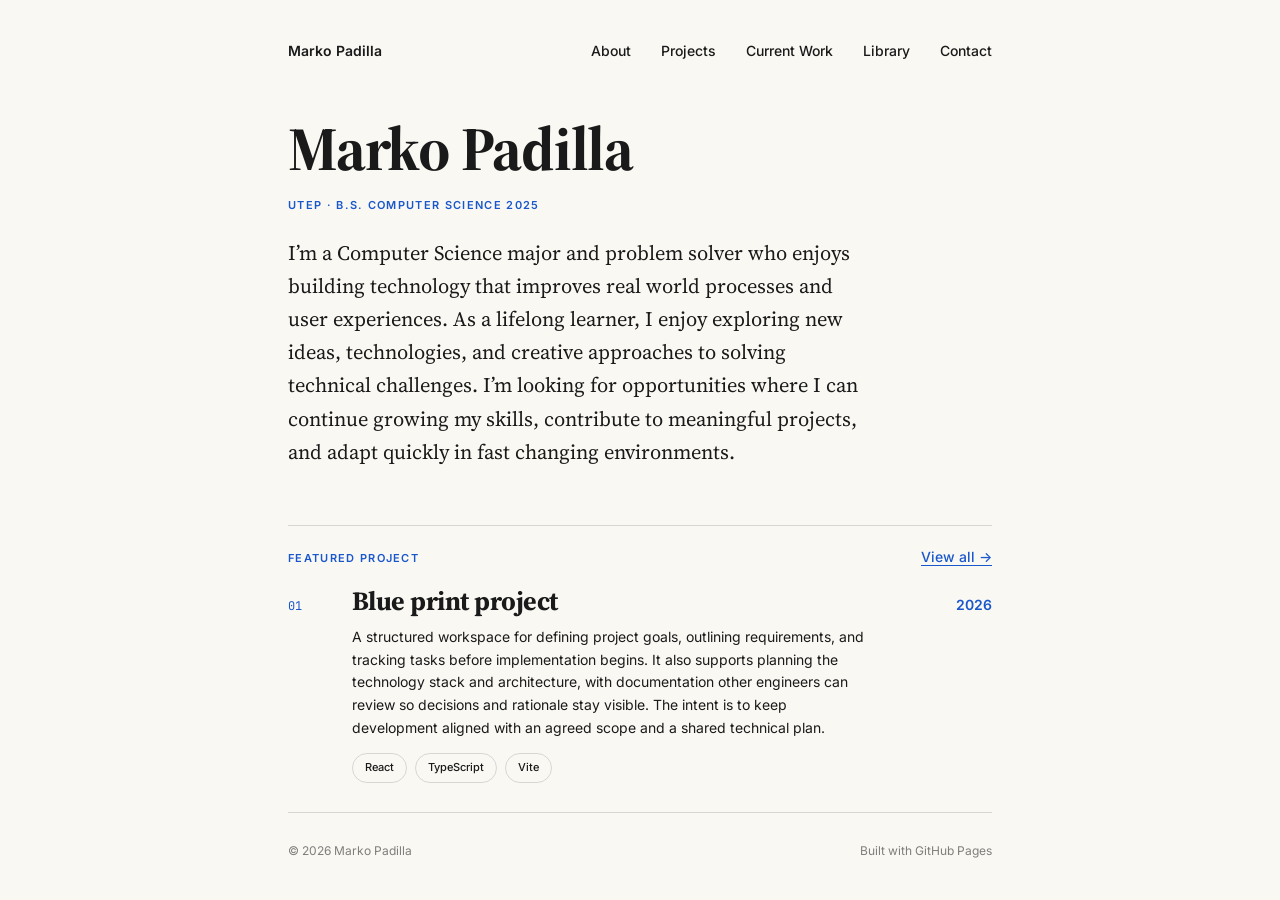
<file: index.html>
<!DOCTYPE html>
<html lang="en">
<head>
  <meta charset="UTF-8">
  <meta name="viewport" content="width=device-width, initial-scale=1.0">
  <!-- Shown in Google / social previews when this URL is shared -->
  <meta name="description" content="Marko Padilla — Computer Science major and problem solver, building technology that improves real-world processes and user experiences.">
  <title>Marko Padilla — UTEP · B.S. Computer Science 2025</title>

  <!-- Google Fonts: Inter (UI), Source Serif 4 (display + longform), JetBrains Mono (optional mono) -->
  <link rel="preconnect" href="https://fonts.googleapis.com">
  <link rel="preconnect" href="https://fonts.gstatic.com" crossorigin>
  <link href="https://fonts.googleapis.com/css2?family=Inter:wght@400;500;600&family=JetBrains+Mono:wght@400;500&family=Source+Serif+4:opsz,wght@8..60,400;8..60,500;8..60,600;8..60,700&display=swap" rel="stylesheet">
  <link rel="stylesheet" href="styles.css">
</head>
<body>
  <!--
    main.container: column flex + min-height (see styles.css) keeps .site-footer
    at the bottom of the viewport on short pages.
  -->
  <main class="container">

    <!-- Site-wide navigation: duplicate on each page; set active link per file -->
    <nav class="site-nav" aria-label="Main">
      <a href="index.html" class="brand">Marko Padilla</a>
      <ul>
        <li><a href="about.html">About</a></li>
        <li><a href="projects.html">Projects</a></li>
        <li><a href="current.html">Current Work</a></li>
        <li><a href="library.html">Library</a></li>
        <li><a href="contact.html">Contact</a></li>
      </ul>
    </nav>

    <!-- Hero: large name, blue caps line, serif intro -->
    <h1 class="display">Marko Padilla</h1>
    <p class="eyebrow">UTEP · B.S. Computer Science 2025</p>

    <p class="lead">
      I&rsquo;m a Computer Science major and problem solver who enjoys building technology that improves real world processes and user experiences. As a lifelong learner, I enjoy exploring new ideas, technologies, and creative approaches to solving technical challenges. I&rsquo;m looking for opportunities where I can continue growing my skills, contribute to meaningful projects, and adapt quickly in fast changing environments.
    </p>

    <!-- Featured project strip: rule above, label row, then 01 / title / year / tags -->
    <section class="section-divider">
      <div class="section-head">
        <span class="eyebrow">Featured project</span>
        <a href="projects.html" class="link-accent" title="All projects">View all →</a>
      </div>
      <article class="featured-project">
        <span class="project-num" aria-label="Project 1">01</span>
        <div>
          <h2>Blue print project</h2>
          <p>
            A structured workspace for defining project goals, outlining requirements, and tracking tasks before implementation begins. It also supports planning the technology stack and architecture, with documentation other engineers can review so decisions and rationale stay visible. The intent is to keep development aligned with an agreed scope and a shared technical plan.
          </p>
          <div class="tag-row" aria-label="Technologies">
            <span class="tag">React</span>
            <span class="tag">TypeScript</span>
            <span class="tag">Vite</span>
          </div>
        </div>
        <span class="year">2026</span>
      </article>
    </section>

    <!-- Sticky footer: copyright + hosting note (styles.css .site-footer) -->
    <footer class="site-footer">
      <p>© 2026 Marko Padilla</p>
      <p>Built with GitHub Pages</p>
    </footer>
  </main>
</body>
</html>
</file>
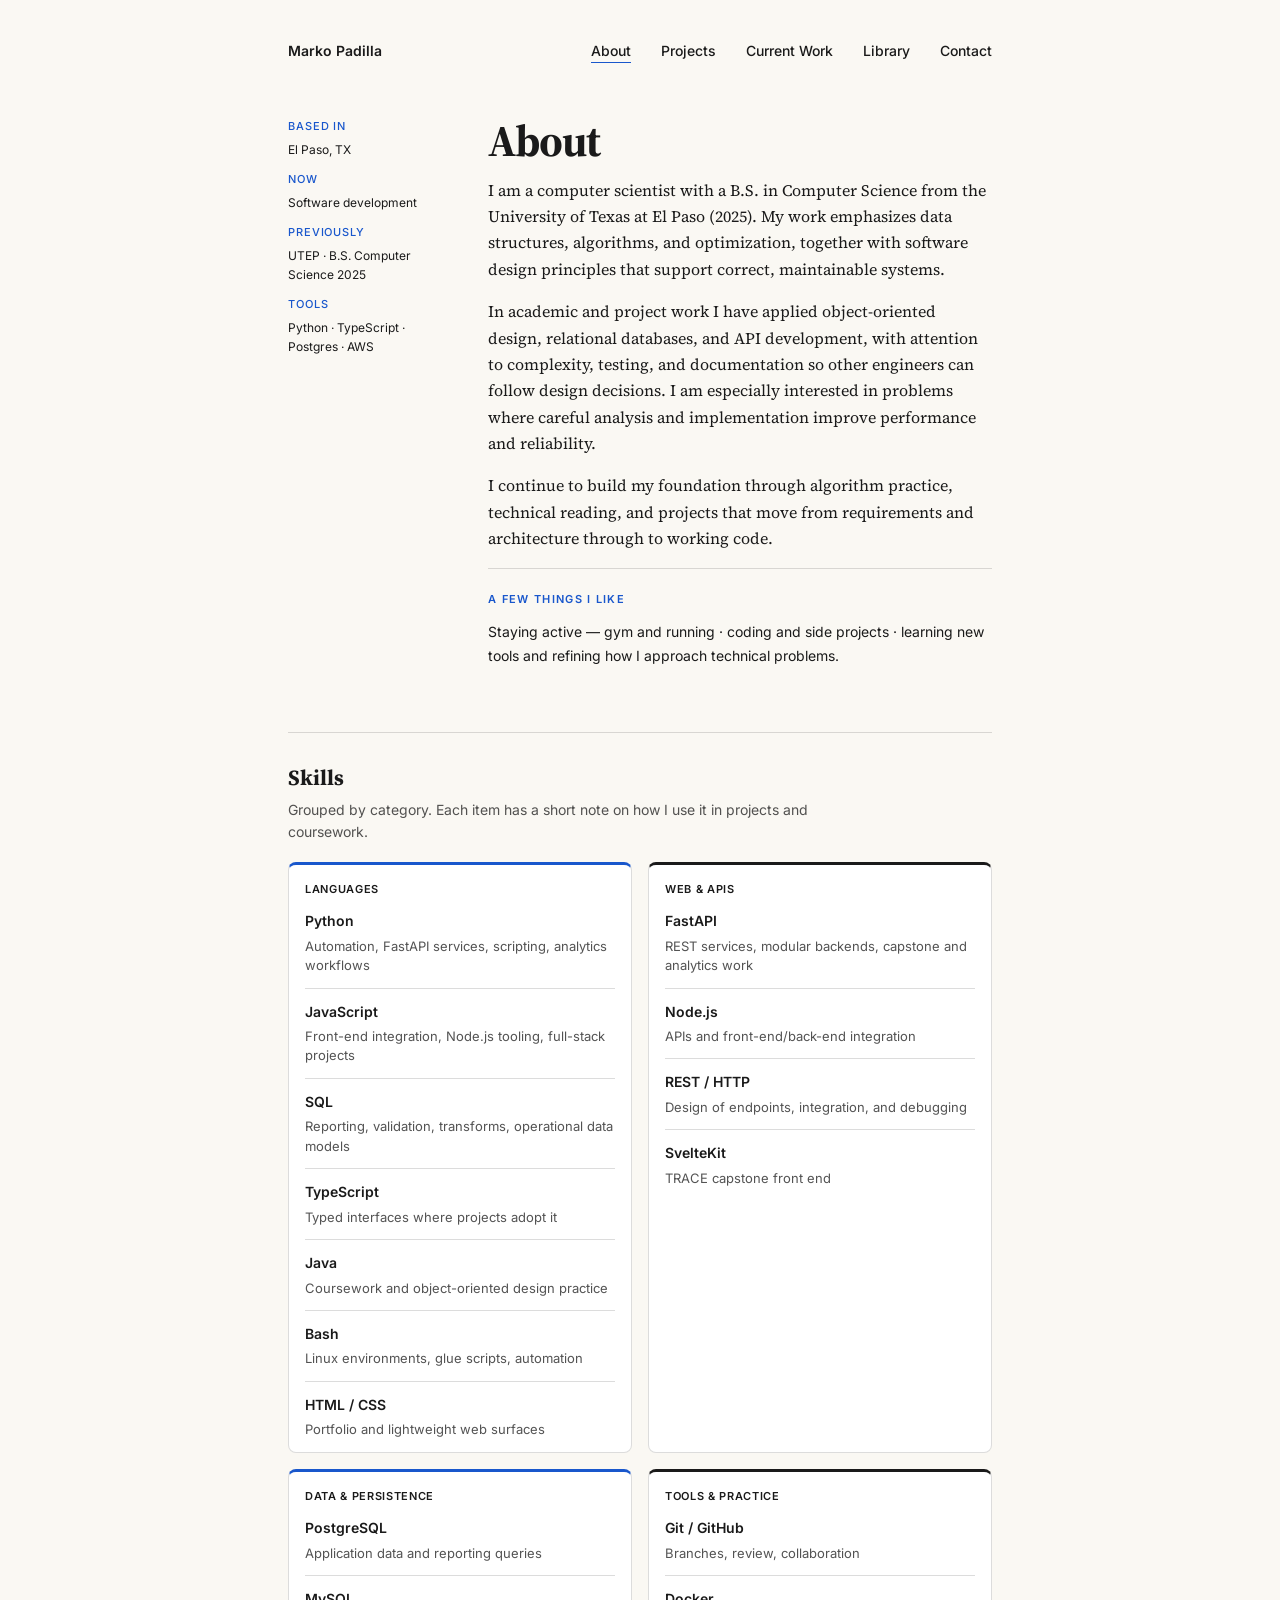
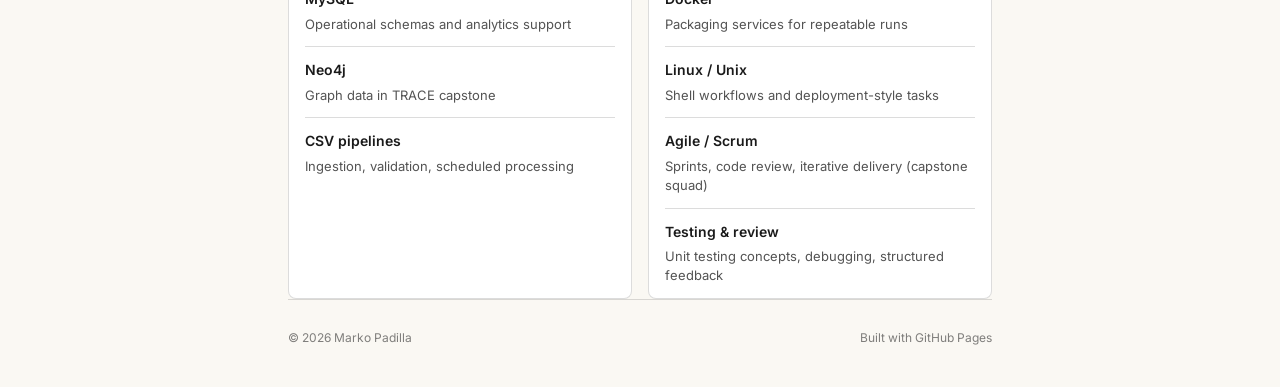
<file: about.html>
<!DOCTYPE html>
<html lang="en">
<head>
  <meta charset="UTF-8">
  <meta name="viewport" content="width=device-width, initial-scale=1.0">
  <title>About — Marko Padilla</title>
  <meta name="description" content="About Marko Padilla — computer science graduate, software development, El Paso, Texas.">

  <link rel="preconnect" href="https://fonts.googleapis.com">
  <link rel="preconnect" href="https://fonts.gstatic.com" crossorigin>
  <link href="https://fonts.googleapis.com/css2?family=Inter:wght@400;500;600&family=JetBrains+Mono:wght@400;500&family=Source+Serif+4:opsz,wght@8..60,400;8..60,500;8..60,600;8..60,700&display=swap" rel="stylesheet">
  <link rel="stylesheet" href="styles.css">
</head>
<body>
  <main class="container">

    <nav class="site-nav" aria-label="Main">
      <a href="index.html" class="brand">Marko Padilla</a>
      <ul>
        <!-- aria-current helps screen readers on the active page -->
        <li><a href="about.html" class="active" aria-current="page">About</a></li>
        <li><a href="projects.html">Projects</a></li>
        <li><a href="current.html">Current Work</a></li>
        <li><a href="library.html">Library</a></li>
        <li><a href="contact.html">Contact</a></li>
      </ul>
    </nav>

    <!-- Two columns: sidebar facts + main prose (no photo, per design) -->
    <div class="about-grid">
      <aside class="about-sidebar" aria-label="Quick facts">
        <div class="meta-block">
          <div class="meta-label">Based in</div>
          <div class="meta-value">El Paso, TX</div>

          <div class="meta-label">Now</div>
          <div class="meta-value">Software development</div>

          <div class="meta-label">Previously</div>
          <div class="meta-value">UTEP · B.S. Computer Science 2025</div>

          <div class="meta-label">Tools</div>
          <div class="meta-value">Python · TypeScript · Postgres · AWS</div>
        </div>
      </aside>

      <section aria-labelledby="about-title">
        <h1 class="page-title" id="about-title">About</h1>

        <div class="prose">
          <p>
            I am a computer scientist with a B.S. in Computer Science from the University of Texas at El Paso (2025).
            My work emphasizes data structures, algorithms, and optimization, together with software design principles
            that support correct, maintainable systems.
          </p>

          <p>
            In academic and project work I have applied object-oriented design, relational databases, and API development,
            with attention to complexity, testing, and documentation so other engineers can follow design decisions.
            I am especially interested in problems where careful analysis and implementation improve performance and reliability.
          </p>

          <p>
            I continue to build my foundation through algorithm practice, technical reading, and projects that move from
            requirements and architecture through to working code.
          </p>

          <!-- Personal aside: single line, middot-separated -->
          <div class="prose-footer">
            <span class="eyebrow">A few things I like</span>
            <p>Staying active — gym and running · coding and side projects · learning new tools and refining how I approach technical problems.</p>
          </div>
        </div>
      </section>
    </div>

    <!-- Skills grid: four cards; each .skill-card--* picks a top accent in CSS -->
    <section class="skills-section" id="skills" aria-labelledby="skills-heading">
      <h2 id="skills-heading">Skills</h2>
      <p class="skills-intro">
        Grouped by category. Each item has a short note on how I use it in projects and coursework.
      </p>

      <div class="skills-grid">
        <!-- Card 1: languages -->
        <article class="skill-card skill-card--lang">
          <h3 class="skill-card-heading">Languages</h3>
          <ul class="skill-items">
            <li>
              <p class="skill-name">Python</p>
              <p class="skill-note">Automation, FastAPI services, scripting, analytics workflows</p>
            </li>
            <li>
              <p class="skill-name">JavaScript</p>
              <p class="skill-note">Front-end integration, Node.js tooling, full-stack projects</p>
            </li>
            <li>
              <p class="skill-name">SQL</p>
              <p class="skill-note">Reporting, validation, transforms, operational data models</p>
            </li>
            <li>
              <p class="skill-name">TypeScript</p>
              <p class="skill-note">Typed interfaces where projects adopt it</p>
            </li>
            <li>
              <p class="skill-name">Java</p>
              <p class="skill-note">Coursework and object-oriented design practice</p>
            </li>
            <li>
              <p class="skill-name">Bash</p>
              <p class="skill-note">Linux environments, glue scripts, automation</p>
            </li>
            <li>
              <p class="skill-name">HTML / CSS</p>
              <p class="skill-note">Portfolio and lightweight web surfaces</p>
            </li>
          </ul>
        </article>

        <!-- Card 2: web & APIs -->
        <article class="skill-card skill-card--web">
          <h3 class="skill-card-heading">Web &amp; APIs</h3>
          <ul class="skill-items">
            <li>
              <p class="skill-name">FastAPI</p>
              <p class="skill-note">REST services, modular backends, capstone and analytics work</p>
            </li>
            <li>
              <p class="skill-name">Node.js</p>
              <p class="skill-note">APIs and front-end/back-end integration</p>
            </li>
            <li>
              <p class="skill-name">REST / HTTP</p>
              <p class="skill-note">Design of endpoints, integration, and debugging</p>
            </li>
            <li>
              <p class="skill-name">SvelteKit</p>
              <p class="skill-note">TRACE capstone front end</p>
            </li>
          </ul>
        </article>

        <!-- Card 3: data -->
        <article class="skill-card skill-card--data">
          <h3 class="skill-card-heading">Data &amp; persistence</h3>
          <ul class="skill-items">
            <li>
              <p class="skill-name">PostgreSQL</p>
              <p class="skill-note">Application data and reporting queries</p>
            </li>
            <li>
              <p class="skill-name">MySQL</p>
              <p class="skill-note">Operational schemas and analytics support</p>
            </li>
            <li>
              <p class="skill-name">Neo4j</p>
              <p class="skill-note">Graph data in TRACE capstone</p>
            </li>
            <li>
              <p class="skill-name">CSV pipelines</p>
              <p class="skill-note">Ingestion, validation, scheduled processing</p>
            </li>
          </ul>
        </article>

        <!-- Card 4: tools & practice -->
        <article class="skill-card skill-card--tools">
          <h3 class="skill-card-heading">Tools &amp; practice</h3>
          <ul class="skill-items">
            <li>
              <p class="skill-name">Git / GitHub</p>
              <p class="skill-note">Branches, review, collaboration</p>
            </li>
            <li>
              <p class="skill-name">Docker</p>
              <p class="skill-note">Packaging services for repeatable runs</p>
            </li>
            <li>
              <p class="skill-name">Linux / Unix</p>
              <p class="skill-note">Shell workflows and deployment-style tasks</p>
            </li>
            <li>
              <p class="skill-name">Agile / Scrum</p>
              <p class="skill-note">Sprints, code review, iterative delivery (capstone squad)</p>
            </li>
            <li>
              <p class="skill-name">Testing &amp; review</p>
              <p class="skill-note">Unit testing concepts, debugging, structured feedback</p>
            </li>
          </ul>
        </article>
      </div>
    </section>

    <footer class="site-footer">
      <p>© 2026 Marko Padilla</p>
      <p>Built with GitHub Pages</p>
    </footer>
  </main>
</body>
</html>
</file>
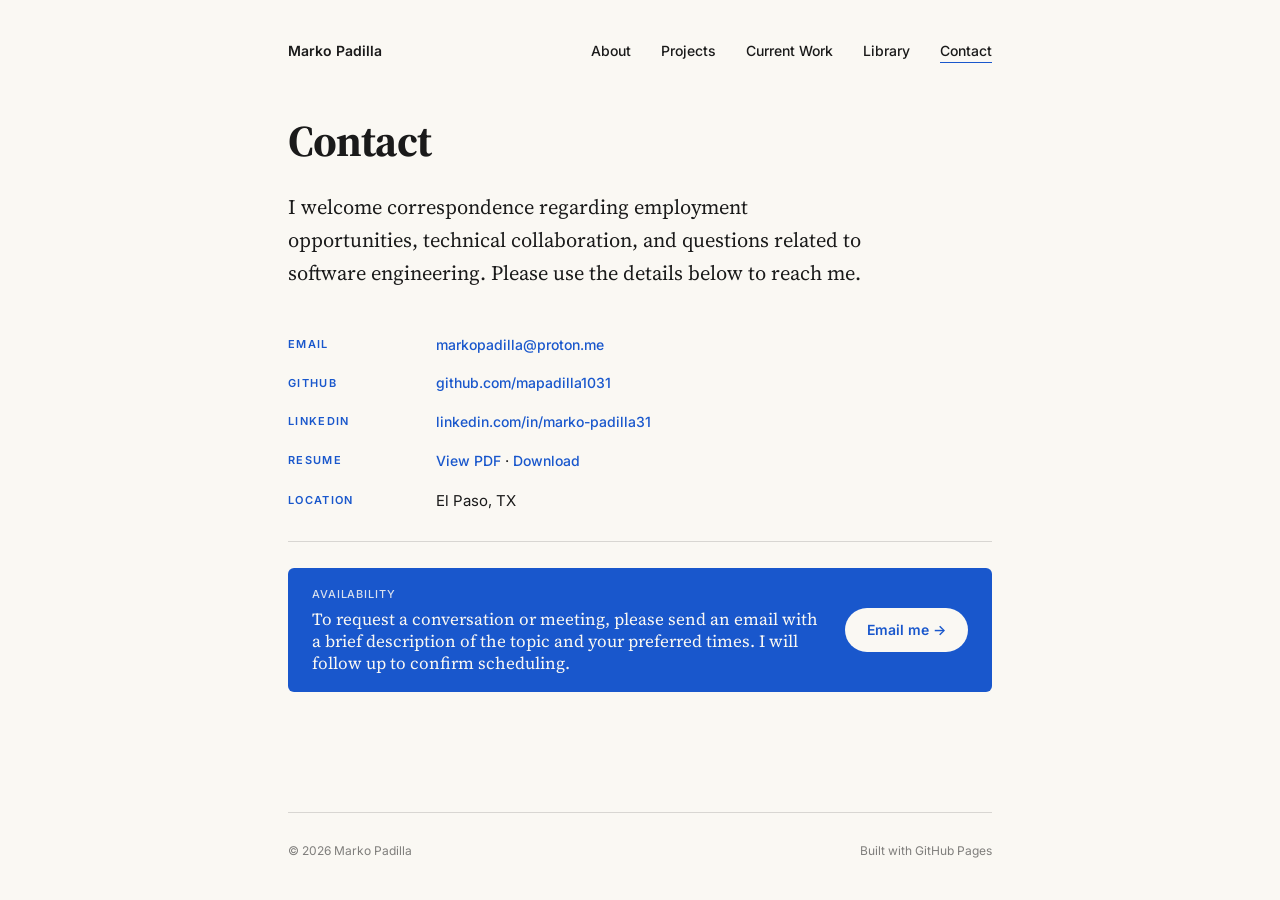
<file: contact.html>
<!DOCTYPE html>
<html lang="en">
<head>
  <meta charset="UTF-8">
  <meta name="viewport" content="width=device-width, initial-scale=1.0">
  <title>Contact — Marko Padilla</title>
  <meta name="description" content="Get in touch with Marko Padilla — email, GitHub, LinkedIn.">

  <link rel="preconnect" href="https://fonts.googleapis.com">
  <link rel="preconnect" href="https://fonts.gstatic.com" crossorigin>
  <link href="https://fonts.googleapis.com/css2?family=Inter:wght@400;500;600&family=JetBrains+Mono:wght@400;500&family=Source+Serif+4:opsz,wght@8..60,400;8..60,500;8..60,600;8..60,700&display=swap" rel="stylesheet">
  <link rel="stylesheet" href="styles.css">
</head>
<body>
  <main class="container">

    <nav class="site-nav" aria-label="Main">
      <a href="index.html" class="brand">Marko Padilla</a>
      <ul>
        <li><a href="about.html">About</a></li>
        <li><a href="projects.html">Projects</a></li>
        <li><a href="current.html">Current Work</a></li>
        <li><a href="library.html">Library</a></li>
        <li><a href="contact.html" class="active" aria-current="page">Contact</a></li>
      </ul>
    </nav>

    <h1 class="page-title">Contact</h1>
    <!-- .contact-lead: top margin tuned in CSS so title + intro breathe like the mockup -->
    <p class="lead contact-lead">
      I welcome correspondence regarding employment opportunities, technical collaboration, and questions related to software engineering. Please use the details below to reach me.
    </p>

    <!-- Two-column grid: left = .eyebrow label, right = value or link -->
    <div class="contact-grid">
      <span class="eyebrow">Email</span>
      <a href="mailto:markopadilla@proton.me" class="link-accent">markopadilla@proton.me</a>

      <span class="eyebrow">GitHub</span>
      <a href="https://github.com/mapadilla1031" class="link-accent">github.com/mapadilla1031</a>

      <span class="eyebrow">LinkedIn</span>
      <a href="https://www.linkedin.com/in/marko-padilla31/" class="link-accent">linkedin.com/in/marko-padilla31</a>

      <span class="eyebrow">Resume</span>
      <span>
        <a href="Marko_Padilla.pdf" class="link-accent" target="_blank" rel="noopener noreferrer">View PDF</a>
        <span aria-hidden="true"> · </span>
        <a href="Marko_Padilla.pdf" class="link-accent" download="Marko_Padilla_Resume.pdf">Download</a>
      </span>

      <span class="eyebrow">Location</span>
      <span>El Paso, TX</span>
    </div>

    <!-- Blue availability strip: text + inverted .btn (see .availability in CSS) -->
    <div class="availability">
      <div>
        <div class="availability-label">Availability</div>
        <div class="availability-text">
          To request a conversation or meeting, please send an email with a brief description of the topic and your preferred times. I will follow up to confirm scheduling.
        </div>
      </div>
      <a href="mailto:markopadilla@proton.me" class="btn">Email me →</a>
    </div>

    <footer class="site-footer">
      <p>© 2026 Marko Padilla</p>
      <p>Built with GitHub Pages</p>
    </footer>
  </main>
</body>
</html>
</file>
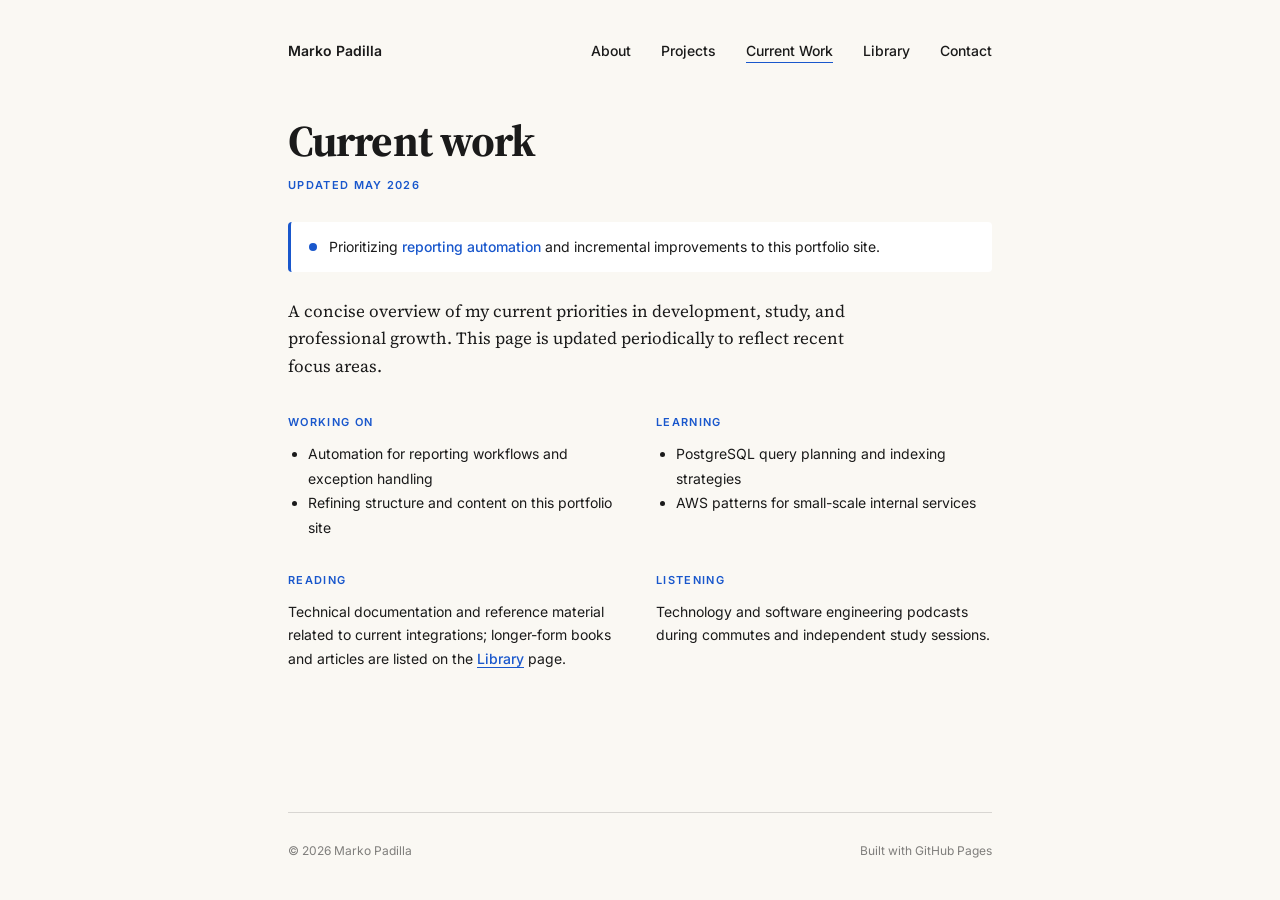
<file: current.html>
<!DOCTYPE html>
<html lang="en">
<head>
  <meta charset="UTF-8">
  <meta name="viewport" content="width=device-width, initial-scale=1.0">
  <title>Current Work — Marko Padilla</title>
  <meta name="description" content="Current focus areas for Marko Padilla — active projects, learning goals, and ongoing study.">

  <link rel="preconnect" href="https://fonts.googleapis.com">
  <link rel="preconnect" href="https://fonts.gstatic.com" crossorigin>
  <link href="https://fonts.googleapis.com/css2?family=Inter:wght@400;500;600&family=JetBrains+Mono:wght@400;500&family=Source+Serif+4:opsz,wght@8..60,400;8..60,500;8..60,600;8..60,700&display=swap" rel="stylesheet">
  <link rel="stylesheet" href="styles.css">
</head>
<body>
  <main class="container">

    <nav class="site-nav" aria-label="Main">
      <a href="index.html" class="brand">Marko Padilla</a>
      <ul>
        <li><a href="about.html">About</a></li>
        <li><a href="projects.html">Projects</a></li>
        <li><a href="current.html" class="active" aria-current="page">Current Work</a></li>
        <li><a href="library.html">Library</a></li>
        <li><a href="contact.html">Contact</a></li>
      </ul>
    </nav>

    <!-- Page title + last-updated stamp (.now-updated tweaks spacing in CSS) -->
    <h1 class="page-title">Current work</h1>
    <span class="eyebrow now-updated">Updated May 2026</span>

    <!-- Highlight: current primary focus -->
    <div class="status-callout">
      <span class="status-dot" aria-hidden="true"></span>
      <span>Prioritizing <strong>reporting automation</strong> and incremental improvements to this portfolio site.</span>
    </div>

    <p class="lead now-lead">
      A concise overview of my current priorities in development, study, and professional growth. This page is updated periodically to reflect recent focus areas.
    </p>

    <!-- Row 1 of the “now” grid: two columns on wide screens -->
    <div class="now-grid">
      <div class="now-block">
        <span class="eyebrow">Working on</span>
        <ul>
          <li>Automation for reporting workflows and exception handling</li>
          <li>Refining structure and content on this portfolio site</li>
        </ul>
      </div>

      <div class="now-block">
        <span class="eyebrow">Learning</span>
        <ul>
          <li>PostgreSQL query planning and indexing strategies</li>
          <li>AWS patterns for small-scale internal services</li>
        </ul>
      </div>
    </div>

    <!-- Row 2: reading + listening (prose instead of lists is fine here) -->
    <div class="now-grid">
      <div class="now-block">
        <span class="eyebrow">Reading</span>
        <p>Technical documentation and reference material related to current integrations; longer-form books and articles are listed on the <a href="library.html" class="link-accent">Library</a> page.</p>
      </div>

      <div class="now-block">
        <span class="eyebrow">Listening</span>
        <p>Technology and software engineering podcasts during commutes and independent study sessions.</p>
      </div>
    </div>

    <footer class="site-footer">
      <p>© 2026 Marko Padilla</p>
      <p>Built with GitHub Pages</p>
    </footer>
  </main>
</body>
</html>
</file>
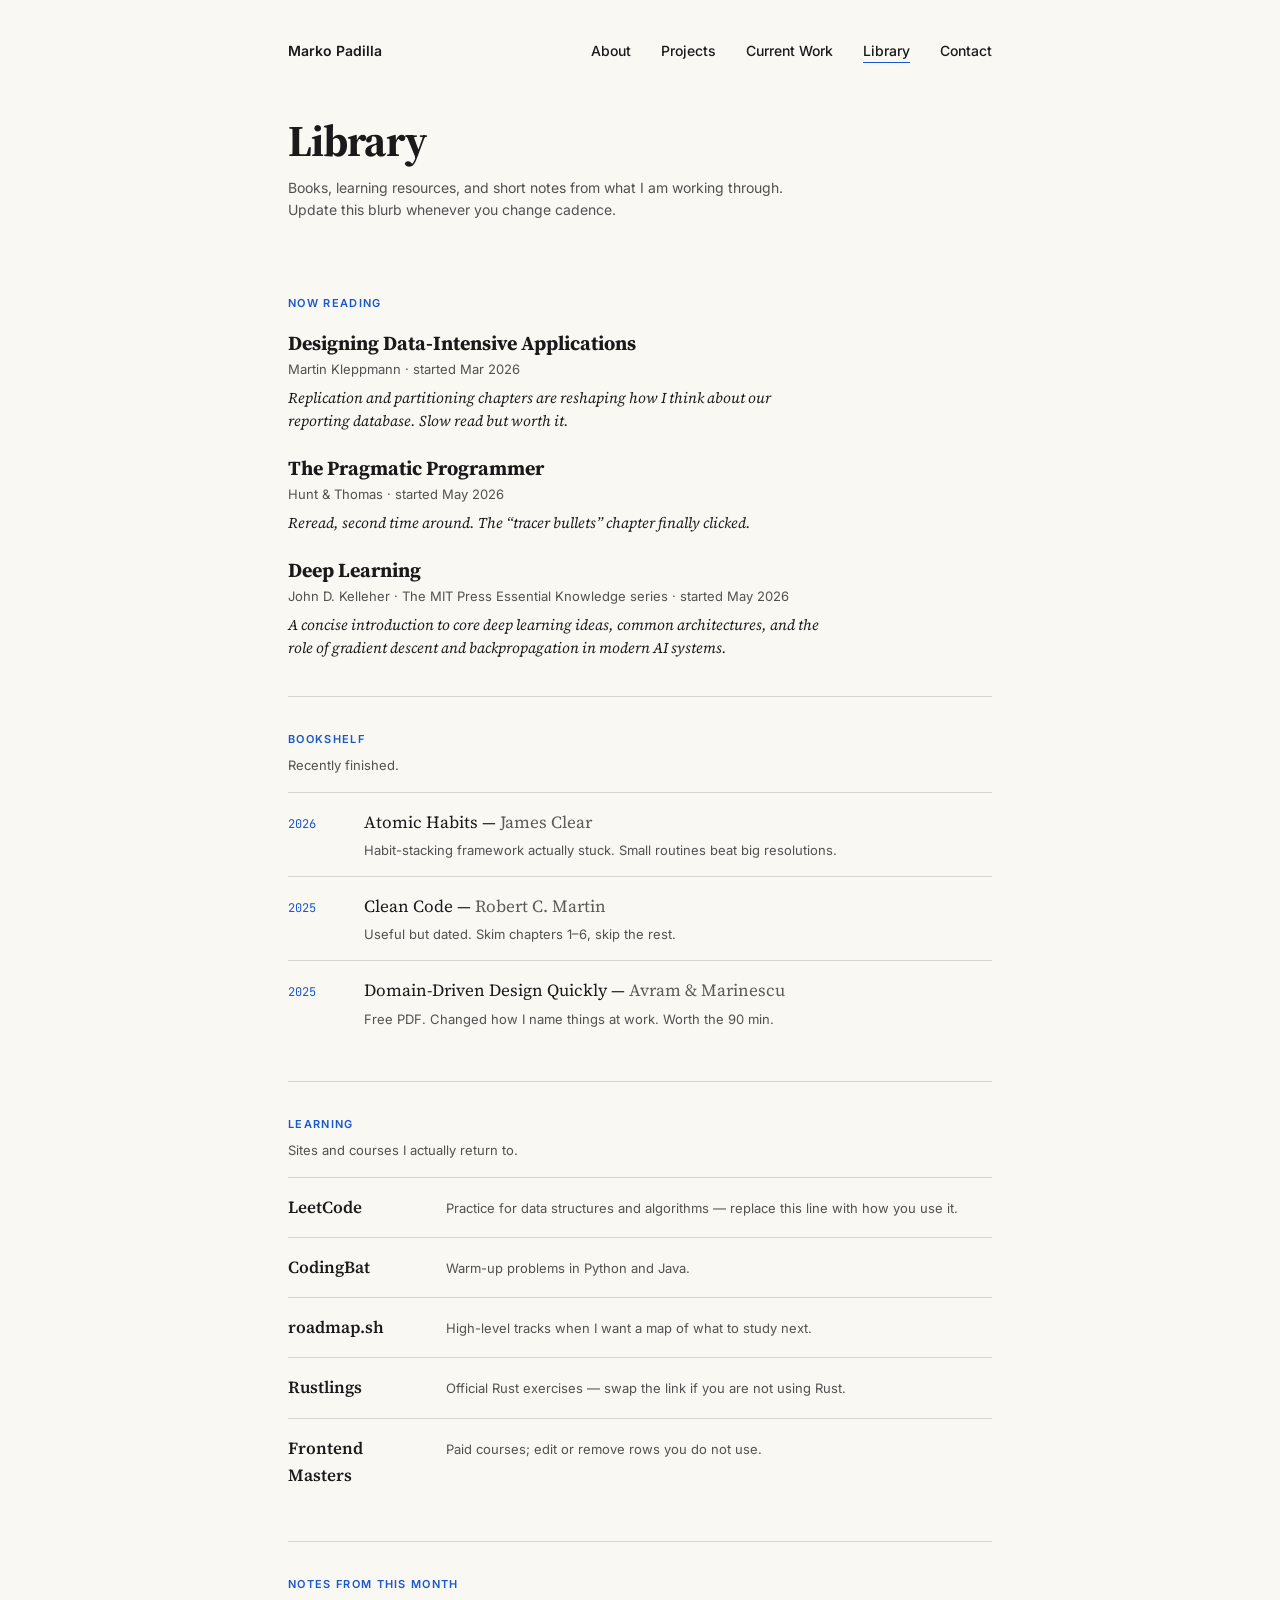
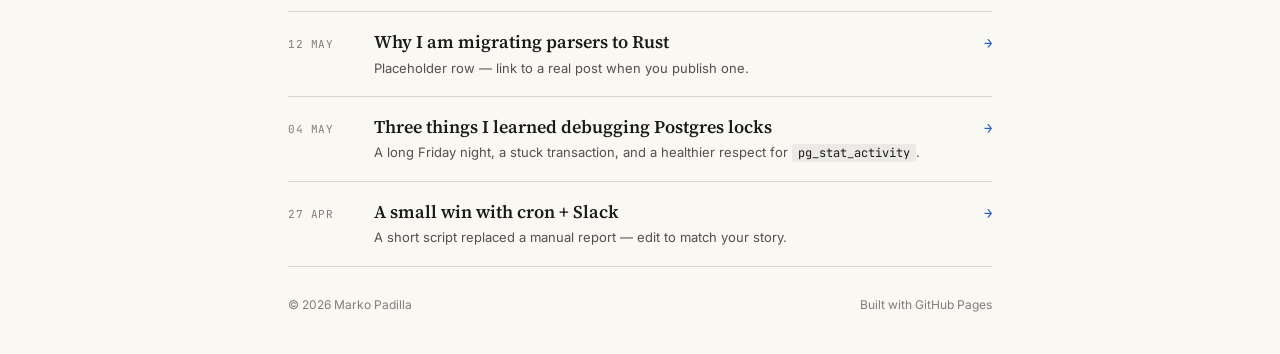
<file: library.html>
<!DOCTYPE html>
<html lang="en">
<head>
  <meta charset="UTF-8">
  <meta name="viewport" content="width=device-width, initial-scale=1.0">
  <title>Library — Marko Padilla</title>
  <meta name="description" content="Books, learning resources, and short notes from what Marko Padilla is working through.">

  <link rel="preconnect" href="https://fonts.googleapis.com">
  <link rel="preconnect" href="https://fonts.gstatic.com" crossorigin>
  <link href="https://fonts.googleapis.com/css2?family=Inter:wght@400;500;600&family=JetBrains+Mono:wght@400;500&family=Source+Serif+4:opsz,wght@8..60,400;8..60,500;8..60,600;8..60,700&display=swap" rel="stylesheet">
  <link rel="stylesheet" href="styles.css">
</head>
<body>
  <main class="container">

    <nav class="site-nav" aria-label="Main">
      <a href="index.html" class="brand">Marko Padilla</a>
      <ul>
        <li><a href="about.html">About</a></li>
        <li><a href="projects.html">Projects</a></li>
        <li><a href="current.html">Current Work</a></li>
        <li><a href="library.html" class="active" aria-current="page">Library</a></li>
        <li><a href="contact.html">Contact</a></li>
      </ul>
    </nav>

    <h1 class="page-title">Library</h1>
    <p class="subtitle">Books, learning resources, and short notes from what I am working through. Update this blurb whenever you change cadence.</p>

    <!-- In-progress books -->
    <section class="library-section first" aria-labelledby="now-reading-label">
      <span class="eyebrow" id="now-reading-label">Now reading</span>

      <article class="now-reading-item">
        <h3>Designing Data-Intensive Applications</h3>
        <p class="book-meta">Martin Kleppmann · started Mar 2026</p>
        <p class="book-note">Replication and partitioning chapters are reshaping how I think about our reporting database. Slow read but worth it.</p>
      </article>

      <article class="now-reading-item">
        <h3>The Pragmatic Programmer</h3>
        <p class="book-meta">Hunt &amp; Thomas · started May 2026</p>
        <p class="book-note">Reread, second time around. The &ldquo;tracer bullets&rdquo; chapter finally clicked.</p>
      </article>

      <article class="now-reading-item">
        <h3>Deep Learning</h3>
        <p class="book-meta">John D. Kelleher · The MIT Press Essential Knowledge series · started May 2026</p>
        <p class="book-note">A concise introduction to core deep learning ideas, common architectures, and the role of gradient descent and backpropagation in modern AI systems.</p>
      </article>
    </section>

    <!-- Finished books -->
    <section class="library-section" aria-labelledby="bookshelf-label">
      <span class="eyebrow" id="bookshelf-label">Bookshelf</span>
      <p class="section-sub">Recently finished.</p>

      <div class="shelf-list">
        <div class="shelf-row">
          <span class="shelf-year">2026</span>
          <div>
            <div class="shelf-title">Atomic Habits — <span class="shelf-author">James Clear</span></div>
            <div class="shelf-take">Habit-stacking framework actually stuck. Small routines beat big resolutions.</div>
          </div>
        </div>

        <div class="shelf-row">
          <span class="shelf-year">2025</span>
          <div>
            <div class="shelf-title">Clean Code — <span class="shelf-author">Robert C. Martin</span></div>
            <div class="shelf-take">Useful but dated. Skim chapters 1–6, skip the rest.</div>
          </div>
        </div>

        <div class="shelf-row">
          <span class="shelf-year">2025</span>
          <div>
            <div class="shelf-title">Domain-Driven Design Quickly — <span class="shelf-author">Avram &amp; Marinescu</span></div>
            <div class="shelf-take">Free PDF. Changed how I name things at work. Worth the 90 min.</div>
          </div>
        </div>
      </div>
    </section>

    <!-- External courses / sites -->
    <section class="library-section" aria-labelledby="learning-label">
      <span class="eyebrow" id="learning-label">Learning</span>
      <p class="section-sub">Sites and courses I actually return to.</p>

      <div class="resource-list">
        <a href="https://leetcode.com" target="_blank" rel="noopener noreferrer" class="resource-row">
          <span class="resource-name">LeetCode</span>
          <span class="resource-desc">Practice for data structures and algorithms — replace this line with how you use it.</span>
        </a>

        <a href="https://codingbat.com" target="_blank" rel="noopener noreferrer" class="resource-row">
          <span class="resource-name">CodingBat</span>
          <span class="resource-desc">Warm-up problems in Python and Java.</span>
        </a>

        <a href="https://roadmap.sh" target="_blank" rel="noopener noreferrer" class="resource-row">
          <span class="resource-name">roadmap.sh</span>
          <span class="resource-desc">High-level tracks when I want a map of what to study next.</span>
        </a>

        <a href="https://github.com/rust-lang/rustlings" target="_blank" rel="noopener noreferrer" class="resource-row">
          <span class="resource-name">Rustlings</span>
          <span class="resource-desc">Official Rust exercises — swap the link if you are not using Rust.</span>
        </a>

        <a href="https://frontendmasters.com" target="_blank" rel="noopener noreferrer" class="resource-row">
          <span class="resource-name">Frontend Masters</span>
          <span class="resource-desc">Paid courses; edit or remove rows you do not use.</span>
        </a>
      </div>
    </section>

    <!-- Short posts / links (href="#" until you host real URLs) -->
    <section class="library-section" aria-labelledby="notes-label">
      <span class="eyebrow" id="notes-label">Notes from this month</span>

      <div class="notes-list">
        <a href="#" class="notes-row">
          <span class="note-date">12 May</span>
          <div>
            <div class="note-title">Why I am migrating parsers to Rust</div>
            <div class="note-summary">Placeholder row — link to a real post when you publish one.</div>
          </div>
          <span class="note-arrow">→</span>
        </a>

        <a href="#" class="notes-row">
          <span class="note-date">04 May</span>
          <div>
            <div class="note-title">Three things I learned debugging Postgres locks</div>
            <div class="note-summary">A long Friday night, a stuck transaction, and a healthier respect for <code>pg_stat_activity</code>.</div>
          </div>
          <span class="note-arrow">→</span>
        </a>

        <a href="#" class="notes-row">
          <span class="note-date">27 Apr</span>
          <div>
            <div class="note-title">A small win with cron + Slack</div>
            <div class="note-summary">A short script replaced a manual report — edit to match your story.</div>
          </div>
          <span class="note-arrow">→</span>
        </a>
      </div>
    </section>

    <footer class="site-footer">
      <p>© 2026 Marko Padilla</p>
      <p>Built with GitHub Pages</p>
    </footer>
  </main>
</body>
</html>
</file>
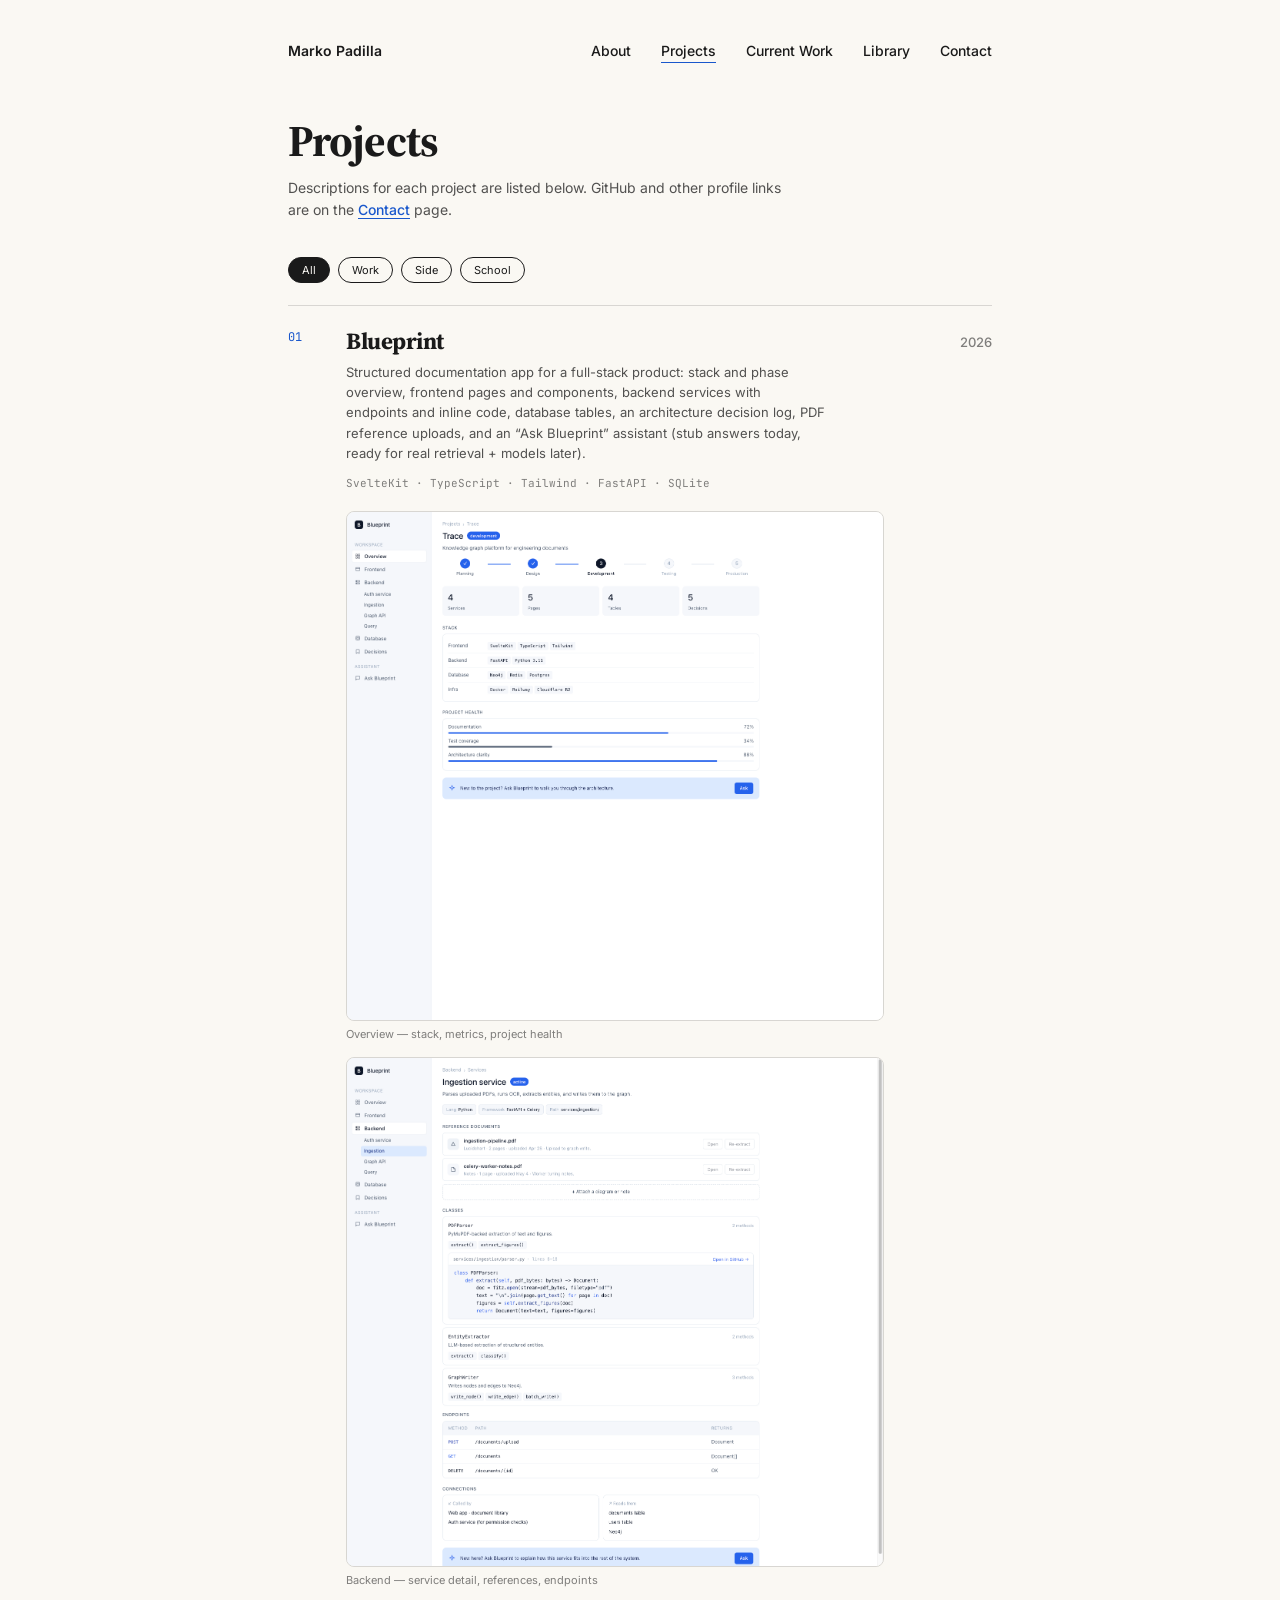
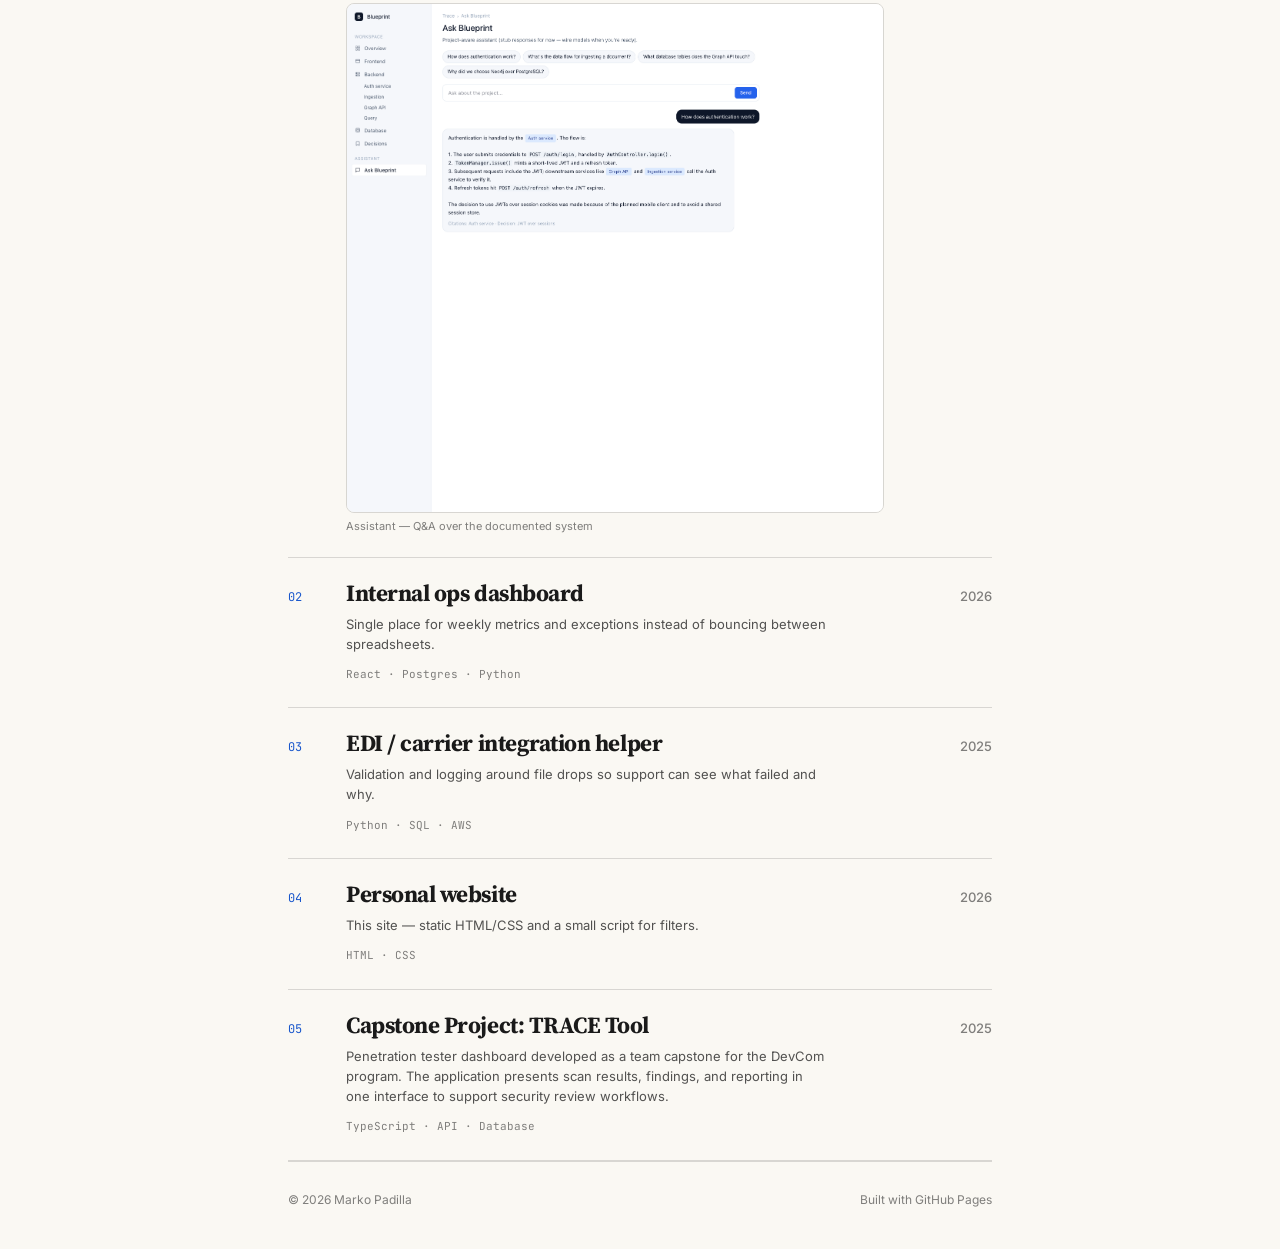
<file: projects.html>
<!DOCTYPE html>
<html lang="en">
<head>
  <meta charset="UTF-8">
  <meta name="viewport" content="width=device-width, initial-scale=1.0">
  <title>Projects — Marko Padilla</title>
  <meta name="description" content="Selected projects by Marko Padilla — descriptions and technical summaries.">

  <link rel="preconnect" href="https://fonts.googleapis.com">
  <link rel="preconnect" href="https://fonts.gstatic.com" crossorigin>
  <link href="https://fonts.googleapis.com/css2?family=Inter:wght@400;500;600&family=JetBrains+Mono:wght@400;500&family=Source+Serif+4:opsz,wght@8..60,400;8..60,500;8..60,600;8..60,700&display=swap" rel="stylesheet">
  <link rel="stylesheet" href="styles.css">
</head>
<body>
  <main class="container">

    <nav class="site-nav" aria-label="Main">
      <a href="index.html" class="brand">Marko Padilla</a>
      <ul>
        <li><a href="about.html">About</a></li>
        <li><a href="projects.html" class="active" aria-current="page">Projects</a></li>
        <li><a href="current.html">Current Work</a></li>
        <li><a href="library.html">Library</a></li>
        <li><a href="contact.html">Contact</a></li>
      </ul>
    </nav>

    <h1 class="page-title">Projects</h1>
    <p class="subtitle">
      Descriptions for each project are listed below. GitHub and other profile links are on the
      <a href="contact.html" class="link-accent">Contact</a> page.
    </p>

    <!-- Filter buttons: data-filter must match each row’s data-category (or "all") -->
    <div class="filter-row" role="group" aria-label="Filter projects">
      <button type="button" class="filter active" data-filter="all">All</button>
      <button type="button" class="filter" data-filter="work">Work</button>
      <button type="button" class="filter" data-filter="side">Side</button>
      <button type="button" class="filter" data-filter="school">School</button>
    </div>

    <!-- Each row: .project grid; use <a class="project"> when the whole row is a link -->
    <div class="project-list">

      <div class="project project--with-gallery" data-category="side">
        <span class="project-num">01</span>
        <div class="project-main">
          <h3>Blueprint</h3>
          <p>Structured documentation app for a full-stack product: stack and phase overview, frontend pages and components, backend services with endpoints and inline code, database tables, an architecture decision log, PDF reference uploads, and an &ldquo;Ask Blueprint&rdquo; assistant (stub answers today, ready for real retrieval + models later).</p>
          <span class="stack">SvelteKit · TypeScript · Tailwind · FastAPI · SQLite</span>
          <div class="project-gallery" aria-label="Blueprint app screenshots">
            <figure>
              <img src="images/projects/blueprint-overview.png" alt="Blueprint overview for the Trace sample project: lifecycle, stack, and health bars" width="1280" height="720" loading="lazy">
              <figcaption>Overview &mdash; stack, metrics, project health</figcaption>
            </figure>
            <figure>
              <img src="images/projects/blueprint-ingestion.png" alt="Blueprint backend view for the Ingestion service with classes, code sample, and API table" width="1280" height="1600" loading="lazy">
              <figcaption>Backend &mdash; service detail, references, endpoints</figcaption>
            </figure>
            <figure>
              <img src="images/projects/blueprint-ask.png" alt="Ask Blueprint assistant showing a sample question and architecture answer with citations" width="1280" height="1600" loading="lazy">
              <figcaption>Assistant &mdash; Q&amp;A over the documented system</figcaption>
            </figure>
          </div>
        </div>
        <span class="project-meta">2026</span>
      </div>

      <div class="project" data-category="work">
        <span class="project-num">02</span>
        <div>
          <h3>Internal ops dashboard</h3>
          <p>Single place for weekly metrics and exceptions instead of bouncing between spreadsheets.</p>
          <span class="stack">React · Postgres · Python</span>
        </div>
        <span class="project-meta">2026</span>
      </div>

      <div class="project" data-category="work">
        <span class="project-num">03</span>
        <div>
          <h3>EDI / carrier integration helper</h3>
          <p>Validation and logging around file drops so support can see what failed and why.</p>
          <span class="stack">Python · SQL · AWS</span>
        </div>
        <span class="project-meta">2025</span>
      </div>

      <a class="project" href="https://github.com/mapadilla1031/Personal-website" data-category="side">
        <span class="project-num">04</span>
        <div>
          <h3>Personal website</h3>
          <p>This site — static HTML/CSS and a small script for filters.</p>
          <span class="stack">HTML · CSS</span>
        </div>
        <span class="project-meta">2026</span>
      </a>

      <div class="project" data-category="school">
        <span class="project-num">05</span>
        <div>
          <h3>Capstone Project: TRACE Tool</h3>
          <p>Penetration tester dashboard developed as a team capstone for the DevCom program. The application presents scan results, findings, and reporting in one interface to support security review workflows.</p>
          <span class="stack">TypeScript · API · Database</span>
        </div>
        <span class="project-meta">2025</span>
      </div>

    </div>

    <footer class="site-footer">
      <p>© 2026 Marko Padilla</p>
      <p>Built with GitHub Pages</p>
    </footer>

    <!--
      Filter script: toggles .active on buttons and .is-hidden on .project rows.
      Kept inside <main> so body stays a single flex child; hidden via CSS so it
      does not affect the sticky footer layout.
    -->
    <script>
      (function () {
        var buttons = document.querySelectorAll(".filter-row .filter");
        var rows = document.querySelectorAll(".project-list .project");

        buttons.forEach(function (btn) {
          btn.addEventListener("click", function () {
            var filter = btn.getAttribute("data-filter");

            // One active filter at a time
            buttons.forEach(function (b) {
              b.classList.toggle("active", b === btn);
            });

            // Show row if "all" or category matches selected filter
            rows.forEach(function (row) {
              var cat = row.getAttribute("data-category");
              var show = filter === "all" || cat === filter;
              row.classList.toggle("is-hidden", !show);
            });
          });
        });
      })();
    </script>
  </main>
</body>
</html>
</file>
<file: styles.css>
/* =============================================================================
   Marko Padilla — portfolio stylesheet
   
   Single file for all pages (index, about, projects, current, contact).
   Palette: background #FAF8F3, text #1A1A1A, accent blue #1957CC.
   
   Layout note: body + main.container use a column flexbox with min-height
   100dvh; .site-footer has margin-top: auto so the footer sits at the bottom
   of the viewport when content is short. See "Layout" and "Site footer".
   ============================================================================= */

/* -----------------------------------------------------------------------------
   Design tokens — change here to retone the whole site
   ----------------------------------------------------------------------------- */
:root {
  /* Core palette */
  --bg: #faf8f3;
  --text: #1a1a1a;
  --accent: #1957cc;

  /* Derived text + borders (keep contrast on cream background) */
  --text-muted: rgba(26, 26, 26, 0.75);
  --text-dim: rgba(26, 26, 26, 0.55);
  --rule: rgba(26, 26, 26, 0.15);
  --surface: #ffffff;

  /* Font stacks (loaded in each HTML file from Google Fonts) */
  --font-serif: "Source Serif 4", "Source Serif Pro", Georgia, "Times New Roman", serif;
  --font-sans: Inter, -apple-system, BlinkMacSystemFont, system-ui, "Segoe UI", Roboto, sans-serif;
  --font-mono: "JetBrains Mono", ui-monospace, "SF Mono", Menlo, Consolas, monospace;
}

/* -----------------------------------------------------------------------------
   Global reset — border-box sizing; strip default margins (we set per block)
   ----------------------------------------------------------------------------- */
*,
*::before,
*::after {
  box-sizing: border-box;
}

* {
  margin: 0;
  padding: 0;
}

/* Smooth anchor scrolling; min-height helps percentage sizing in old engines */
html {
  scroll-behavior: smooth;
  min-height: 100%;
}

/* Base typography + sticky-footer column: body fills at least the viewport */
body {
  font-family: var(--font-sans);
  background: var(--bg);
  color: var(--text);
  -webkit-font-smoothing: antialiased;
  -moz-osx-font-smoothing: grayscale;
  line-height: 1.6;
  font-size: 16px;
  min-height: 100%;
  min-height: 100dvh;
  display: flex;
  flex-direction: column;
}

/* Default links inherit body color; accent links use .link-accent */
a {
  color: inherit;
  text-decoration: none;
}

/* Remove bullets globally; .now-block ul etc. opt back in where needed */
ul {
  list-style: none;
}

/* ---------- Layout ----------------------------------------------------------
   main.container wraps each page. Flex column + min-height pins footer down.
   -------------------------------------------------------------------------- */

.container {
  flex: 1 1 auto;
  display: flex;
  flex-direction: column;
  width: 100%;
  max-width: 760px;
  margin: 0 auto;
  padding: 40px 28px 40px;
  min-height: 100vh;
  min-height: 100dvh;
  box-sizing: border-box;
}

/* ---------- Navigation ----------------------------------------------------
   Top bar: brand left, links right. .active = current page (set in HTML).
   -------------------------------------------------------------------------- */

.site-nav {
  display: flex;
  justify-content: space-between;
  align-items: center;
  margin-bottom: 56px;
  font-size: 14px;
  font-weight: 500;
}

.site-nav .brand {
  color: var(--text);
  font-weight: 600;
}

.site-nav ul {
  display: flex;
  gap: 30px;
}

.site-nav a {
  transition: color 0.15s ease;
}

.site-nav a:hover {
  color: var(--accent);
}

.site-nav a.active {
  border-bottom: 1.5px solid var(--accent);
  padding-bottom: 3px;
}

/* ---------- Typography ------------------------------------------------------
   .display = home hero name; .page-title = inner page H1; .eyebrow = small caps
   labels; .lead = serif intro paragraphs; .subtitle = projects blurb.
   -------------------------------------------------------------------------- */

h1.display {
  font-family: var(--font-serif);
  font-size: clamp(2.75rem, 9vw, 3.85rem);
  font-weight: 700;
  line-height: 1.02;
  letter-spacing: -0.02em;
  margin-bottom: 16px;
  color: var(--text);
}

h1.page-title {
  font-family: var(--font-serif);
  font-size: clamp(2.25rem, 6vw, 2.75rem);
  font-weight: 700;
  line-height: 1.05;
  letter-spacing: -0.02em;
  margin-bottom: 12px;
  color: var(--text);
}

h2 {
  font-family: var(--font-serif);
  font-size: 1.5rem;
  font-weight: 600;
  line-height: 1.2;
  color: var(--text);
}

.eyebrow {
  display: inline-block;
  font-family: var(--font-sans);
  font-size: 11px;
  letter-spacing: 0.12em;
  color: var(--accent);
  font-weight: 600;
  text-transform: uppercase;
}

.lead {
  font-family: var(--font-serif);
  font-size: clamp(1.05rem, 2.5vw, 1.28rem);
  line-height: 1.62;
  margin: 22px 0 0;
  max-width: 36rem;
  font-weight: 400;
  color: var(--text);
}

.subtitle {
  font-size: 14px;
  color: var(--text-muted);
  max-width: 500px;
  margin-bottom: 36px;
  line-height: 1.6;
}

/* ---------- Buttons & inline links ---------------------------------------- */

.btn {
  display: inline-flex;
  align-items: center;
  gap: 6px;
  padding: 11px 22px;
  background: var(--text);
  color: var(--bg);
  border-radius: 100px;
  font-family: var(--font-sans);
  font-size: 14px;
  font-weight: 600;
  transition: opacity 0.15s, transform 0.15s;
}

.btn:hover {
  opacity: 0.88;
  transform: translateY(-1px);
}

.btn-row {
  display: flex;
  gap: 22px;
  align-items: center;
  margin-top: 28px;
  flex-wrap: wrap;
}

.link-accent {
  font-family: var(--font-sans);
  color: var(--accent);
  text-decoration: underline;
  text-underline-offset: 3px;
  font-size: 14px;
  font-weight: 500;
  transition: opacity 0.15s;
}

.link-accent:hover {
  opacity: 0.7;
}

/* ---------- Section divider (home: rule above featured project) ----------- */

.section-divider {
  margin-top: 56px;
  padding-top: 20px;
  border-top: 1px solid var(--rule);
}

.section-head {
  display: flex;
  justify-content: space-between;
  align-items: baseline;
  margin-bottom: 18px;
}

/* ---------- Featured project (home only) ----------------------------------
   Grid: index number (same style as projects) | title + copy | year, baseline.
   -------------------------------------------------------------------------- */

.featured-project {
  display: grid;
  grid-template-columns: 40px 1fr auto;
  gap: 18px 24px;
  align-items: baseline;
}

.featured-project h2 {
  font-family: var(--font-serif);
  font-size: clamp(1.35rem, 3.5vw, 1.65rem);
  font-weight: 700;
  line-height: 1.2;
  letter-spacing: -0.02em;
  margin-bottom: 8px;
  color: var(--text);
}

.featured-project p {
  font-family: var(--font-sans);
  font-size: 14px;
  line-height: 1.62;
  max-width: 32rem;
  color: var(--text);
  font-weight: 400;
}

.tag-row {
  display: flex;
  gap: 8px;
  margin-top: 14px;
  flex-wrap: wrap;
}

.tag {
  font-family: var(--font-sans);
  font-size: 11px;
  font-weight: 500;
  padding: 5px 12px;
  border: 1px solid var(--rule);
  border-radius: 100px;
  color: var(--text);
  background: transparent;
}

.year {
  font-family: var(--font-sans);
  font-size: 14px;
  font-weight: 600;
  color: var(--accent);
  white-space: nowrap;
}

/* ---------- Projects page -------------------------------------------------
   Filters toggle .active; rows use data-category + .is-hidden (see JS).
   .project may be <a> or <div>; both use the same grid.
   -------------------------------------------------------------------------- */

.filter-row {
  display: flex;
  gap: 8px;
  margin-bottom: 22px;
  flex-wrap: wrap;
}

.filter {
  font-size: 11px;
  padding: 5px 13px;
  border: 0.5px solid var(--text);
  border-radius: 100px;
  background: transparent;
  cursor: pointer;
  font-family: inherit;
  color: inherit;
  transition: background 0.15s, color 0.15s;
}

.filter:hover {
  background: var(--rule);
}

.filter.active {
  background: var(--text);
  color: var(--bg);
}

.project-list {
  border-top: 1px solid var(--rule);
}

.project {
  display: grid;
  grid-template-columns: 40px 1fr 90px;
  gap: 18px;
  padding: 22px 0;
  border-bottom: 1px solid var(--rule);
  align-items: baseline;
  transition: background 0.15s;
  color: inherit;
}

.project:hover {
  background: rgba(26, 26, 26, 0.025);
}

/* Applied by projects.html filter script when category does not match */
.project.is-hidden {
  display: none;
}

.project-num {
  font-family: var(--font-mono);
  font-size: 12px;
  color: var(--accent);
}

.project h3 {
  font-family: var(--font-serif);
  font-size: clamp(1.15rem, 2.8vw, 1.45rem);
  font-weight: 700;
  line-height: 1.2;
  letter-spacing: -0.02em;
  margin-bottom: 6px;
  color: var(--text);
}

.project p {
  font-size: 13px;
  color: var(--text-muted);
  line-height: 1.55;
  margin-bottom: 6px;
  max-width: 480px;
}

.project .stack {
  font-size: 11px;
  color: var(--text-dim);
  font-family: var(--font-mono);
}

.project-meta {
  text-align: right;
  font-family: var(--font-sans);
  font-size: 13px;
  font-weight: 500;
  color: var(--text-dim);
}

/* Rows with screenshot galleries (e.g. Blueprint) */
.project--with-gallery {
  align-items: start;
}

.project--with-gallery .project-meta {
  padding-top: 4px;
}

.project-main {
  min-width: 0;
}

.project-gallery {
  display: flex;
  flex-direction: column;
  gap: 14px;
  margin-top: 16px;
}

.project-gallery figure {
  margin: 0;
}

.project-gallery img {
  width: 100%;
  height: auto;
  display: block;
  border-radius: 8px;
  border: 0.5px solid var(--rule);
}

.project-gallery figcaption {
  font-size: 11px;
  color: var(--text-dim);
  margin-top: 6px;
  line-height: 1.4;
  font-family: var(--font-sans);
}

/* ---------- About page ----------------------------------------------------
   Two columns: narrow sidebar meta, wide prose. No photo (per site owner).
   -------------------------------------------------------------------------- */

.about-grid {
  display: grid;
  grid-template-columns: 160px 1fr;
  gap: 40px;
}

/* Reserved if you add a headshot later */
.about-sidebar img {
  width: 100%;
  aspect-ratio: 1;
  object-fit: cover;
  border-radius: 4px;
  margin-bottom: 18px;
  display: block;
}

.meta-block {
  font-size: 12px;
  line-height: 1.6;
}

.meta-label {
  color: var(--accent);
  font-weight: 500;
  margin-bottom: 4px;
  text-transform: uppercase;
  letter-spacing: 0.08em;
  font-size: 11px;
}

.meta-value {
  margin-bottom: 12px;
  color: var(--text);
}

.prose p {
  font-family: var(--font-serif);
  font-size: 16px;
  line-height: 1.65;
  margin-bottom: 16px;
}

.prose-footer {
  border-top: 1px solid var(--rule);
  padding-top: 16px;
  margin-top: 10px;
}

.prose-footer p {
  font-family: var(--font-sans);
  font-size: 14px;
  line-height: 1.7;
  margin: 10px 0 0;
  color: var(--text);
}

/* ---------- Skills section (about.html) -----------------------------------
   Four cards; --card-accent colors the top stripe (accent vs text rotation).
   -------------------------------------------------------------------------- */

.skills-section {
  margin-top: 64px;
  padding-top: 32px;
  border-top: 1px solid var(--rule);
}

.skills-section > h2 {
  font-size: 1.35rem;
  font-weight: 700;
  margin-bottom: 8px;
}

.skills-intro {
  font-size: 14px;
  color: var(--text-muted);
  max-width: 520px;
  margin: 0 0 18px;
  line-height: 1.6;
}

.skills-grid {
  display: grid;
  grid-template-columns: repeat(auto-fill, minmax(248px, 1fr));
  gap: 16px;
  margin-top: 4px;
}

.skill-card {
  --card-accent: var(--accent);
  background: var(--surface);
  border: 0.5px solid var(--rule);
  border-radius: 8px;
  padding: 16px 16px 12px;
  border-top: 3px solid var(--card-accent);
}

.skill-card--lang {
  --card-accent: var(--accent);
}

.skill-card--web {
  --card-accent: var(--text);
}

.skill-card--data {
  --card-accent: var(--accent);
}

.skill-card--tools {
  --card-accent: var(--text);
}

.skill-card-heading {
  font-family: var(--font-sans);
  font-size: 11px;
  font-weight: 600;
  letter-spacing: 0.06em;
  text-transform: uppercase;
  margin: 0 0 12px;
  color: var(--text);
}

.skill-items {
  list-style: none;
  margin: 0;
  padding: 0;
}

.skill-items > li {
  padding-bottom: 12px;
  margin-bottom: 12px;
  border-bottom: 0.5px solid var(--rule);
}

.skill-items > li:last-child {
  border-bottom: none;
  margin-bottom: 0;
  padding-bottom: 0;
}

.skill-name {
  margin: 0 0 4px;
  font-weight: 600;
  font-size: 14px;
  font-family: var(--font-sans);
}

.skill-note {
  margin: 0 !important;
  font-size: 13px;
  color: var(--text-muted);
  line-height: 1.5;
  font-family: var(--font-sans);
}

/* ---------- Current work page (current.html) ------------------------------
   "Now" style: callout, two-column grids, small meta footer line.
   -------------------------------------------------------------------------- */

.status-callout {
  display: flex;
  align-items: center;
  gap: 12px;
  padding: 14px 18px;
  background: var(--surface);
  border-left: 3px solid var(--accent);
  border-radius: 4px;
  margin-bottom: 26px;
  font-family: var(--font-sans);
  font-size: 14px;
  line-height: 1.55;
}

.status-callout strong {
  color: var(--accent);
  font-weight: 500;
}

.status-dot {
  width: 8px;
  height: 8px;
  border-radius: 50%;
  background: var(--accent);
  flex-shrink: 0;
}

.now-grid {
  display: grid;
  grid-template-columns: 1fr 1fr;
  gap: 32px;
  margin-bottom: 26px;
}

.now-block .eyebrow {
  margin-bottom: 10px;
}

.now-block ul {
  list-style: disc;
  padding-left: 20px;
  font-size: 14px;
  line-height: 1.75;
}

.now-block p {
  font-size: 14px;
  line-height: 1.7;
}

.now-block p em {
  font-style: italic;
}

/* Small layout helpers used only on current.html */
.now-updated {
  display: block;
  margin-bottom: 28px;
}

.now-lead {
  font-size: 17px;
  margin: 0 0 28px;
}

.contact-lead {
  margin: 14px 0 36px;
}

/* ---------- Contact page --------------------------------------------------
   Label/value grid + blue availability strip (inverted button).
   -------------------------------------------------------------------------- */

.contact-grid {
  display: grid;
  grid-template-columns: 120px 1fr;
  gap: 16px 28px;
  font-size: 15px;
  padding-bottom: 28px;
  border-bottom: 1px solid var(--rule);
  margin-top: 8px;
}

.contact-grid .eyebrow {
  align-self: center;
}

.contact-grid a.link-accent {
  text-decoration: none;
}

.contact-grid a.link-accent:hover {
  text-decoration: underline;
}

.availability {
  margin-top: 26px;
  padding: 18px 24px;
  background: var(--accent);
  color: var(--bg);
  border-radius: 6px;
  display: flex;
  justify-content: space-between;
  align-items: center;
  gap: 20px;
}

.availability-label {
  font-size: 11px;
  letter-spacing: 0.08em;
  font-weight: 500;
  opacity: 0.85;
  margin-bottom: 4px;
  text-transform: uppercase;
}

.availability-text {
  font-family: var(--font-serif);
  font-size: 17px;
  line-height: 1.3;
}

.availability .btn {
  background: var(--bg);
  color: var(--accent);
  white-space: nowrap;
}

.availability .btn:hover {
  opacity: 0.92;
}

/* ---------- Library page (library.html) -----------------------------------
   Sections: now reading, bookshelf, learning links, notes list. Reuses .eyebrow,
   .section-head, .link-accent from shared styles.
   -------------------------------------------------------------------------- */

.library-section {
  margin-top: 36px;
  padding-top: 28px;
  border-top: 1px solid var(--rule);
}

.library-section.first {
  margin-top: 32px;
  padding-top: 0;
  border-top: none;
}

.library-section .eyebrow {
  margin-bottom: 18px;
}

/* Short gray line under section eyebrow (Bookshelf / Learning) */
.section-sub {
  font-size: 13px;
  color: var(--text-muted);
  margin: -10px 0 16px;
  line-height: 1.5;
}

/* --- Now reading: in-progress books --- */

.now-reading-item {
  margin-bottom: 24px;
}

.now-reading-item:last-child {
  margin-bottom: 0;
}

.now-reading-item h3 {
  font-family: var(--font-serif);
  font-size: clamp(1.05rem, 2.5vw, 1.25rem);
  font-weight: 700;
  line-height: 1.2;
  margin-bottom: 4px;
  color: var(--text);
}

.book-meta {
  font-size: 13px;
  color: var(--text-muted);
  margin-bottom: 6px;
}

.book-note {
  font-family: var(--font-serif);
  font-style: italic;
  font-size: 15px;
  line-height: 1.55;
  max-width: 540px;
  color: var(--text);
}

/* --- Bookshelf: finished books, year in first column --- */

.shelf-list {
  border-top: 1px solid var(--rule);
}

.shelf-row {
  display: grid;
  grid-template-columns: 60px 1fr;
  gap: 16px;
  padding: 16px 0;
  border-bottom: 1px solid var(--rule);
  align-items: baseline;
}

.shelf-row:last-child {
  border-bottom: none;
}

.shelf-year {
  font-family: var(--font-mono);
  font-size: 12px;
  color: var(--accent);
}

.shelf-title {
  font-family: var(--font-serif);
  font-size: 17px;
  color: var(--text);
}

.shelf-author {
  opacity: 0.7;
}

.shelf-take {
  font-size: 13px;
  color: var(--text-muted);
  margin-top: 4px;
  line-height: 1.55;
}

/* --- Learning: external resources as rows --- */

.resource-list {
  border-top: 1px solid var(--rule);
}

.resource-row {
  display: grid;
  grid-template-columns: 140px 1fr;
  gap: 18px;
  padding: 16px 0;
  border-bottom: 1px solid var(--rule);
  align-items: baseline;
  transition: background 0.15s;
  color: inherit;
}

.resource-row:last-child {
  border-bottom: none;
}

.resource-row:hover {
  background: rgba(26, 26, 26, 0.025);
}

.resource-row:hover .resource-name {
  color: var(--accent);
}

.resource-name {
  font-family: var(--font-serif);
  font-size: 17px;
  font-weight: 600;
  color: var(--text);
  transition: color 0.15s;
}

.resource-desc {
  font-size: 13px;
  color: var(--text-muted);
  line-height: 1.55;
}

/* --- Notes: dated rows (set href when you add posts) --- */

.notes-list {
  border-top: 1px solid var(--rule);
}

.notes-row {
  display: grid;
  grid-template-columns: 70px 1fr 30px;
  gap: 16px;
  padding: 18px 0;
  border-bottom: 1px solid var(--rule);
  align-items: baseline;
  transition: background 0.15s;
  color: inherit;
}

.notes-row:last-child {
  border-bottom: none;
}

.notes-row:hover {
  background: rgba(26, 26, 26, 0.025);
}

.notes-row:hover .note-arrow {
  transform: translateX(4px);
}

.note-date {
  font-family: var(--font-mono);
  font-size: 11px;
  color: var(--text-dim);
  text-transform: uppercase;
  letter-spacing: 0.05em;
}

.note-title {
  font-family: var(--font-serif);
  font-size: 18px;
  font-weight: 600;
  color: var(--text);
  margin-bottom: 4px;
  line-height: 1.3;
}

.note-summary {
  font-size: 13px;
  color: var(--text-muted);
  line-height: 1.55;
}

.note-summary code {
  font-family: var(--font-mono);
  font-size: 12px;
  background: rgba(26, 26, 26, 0.06);
  padding: 1px 6px;
  border-radius: 3px;
  color: var(--text);
}

.note-arrow {
  font-family: var(--font-mono);
  font-size: 14px;
  color: var(--accent);
  text-align: right;
  transition: transform 0.15s;
}

/* ---------- Site footer ---------------------------------------------------
   margin-top: auto consumes free space in .container flex column = sticky foot
   -------------------------------------------------------------------------- */

.site-footer {
  margin-top: auto;
  padding-top: 28px;
  border-top: 1px solid var(--rule);
  display: flex;
  flex-wrap: wrap;
  justify-content: space-between;
  align-items: center;
  gap: 12px 20px;
  font-family: var(--font-sans);
  font-size: 12px;
  color: var(--text-dim);
}

.site-footer p {
  margin: 0;
}

/*
 * projects.html places an inline <script> after the footer inside <main>.
 * display:none removes it from the flex layout (script would otherwise sit
 * as a flex item below the footer). The script still runs when parsed.
 */
main.container > script {
  display: none;
}

/* ---------- Responsive ----------------------------------------------------
   Breakpoint ~640px: stack grids, shrink display type, stack availability CTA
   -------------------------------------------------------------------------- */

@media (max-width: 640px) {
  .container {
    padding: 28px 22px 64px;
  }

  .site-nav {
    flex-direction: column;
    align-items: flex-start;
    gap: 18px;
    margin-bottom: 48px;
  }

  .site-nav ul {
    flex-wrap: wrap;
    gap: 20px;
  }

  h1.display {
    font-size: clamp(2.35rem, 10vw, 3.25rem);
  }

  h1.page-title {
    font-size: clamp(1.85rem, 7vw, 2.35rem);
  }

  .lead {
    font-size: 1.05rem;
  }

  .featured-project {
    grid-template-columns: 28px 1fr;
    gap: 14px 16px;
  }

  .featured-project .project-num {
    grid-column: 1;
    grid-row: 1;
    align-self: start;
    padding-top: 0.2rem;
  }

  .featured-project > div {
    grid-column: 2;
    grid-row: 1;
  }

  .featured-project .year {
    grid-column: 2;
    grid-row: 2;
    justify-self: end;
  }

  .about-grid,
  .now-grid,
  .contact-grid {
    grid-template-columns: 1fr;
    gap: 18px;
  }

  .project {
    grid-template-columns: 28px 1fr;
  }

  .project-meta {
    grid-column: 2;
    text-align: left;
  }

  .availability {
    flex-direction: column;
    align-items: flex-start;
  }

  .btn-row {
    flex-wrap: wrap;
    gap: 16px;
  }

  /* Library: stack year / name / date columns on small screens */
  .shelf-row,
  .resource-row,
  .notes-row {
    grid-template-columns: 1fr;
    gap: 6px;
  }

  .notes-row .note-arrow {
    display: none;
  }
}
</file>
